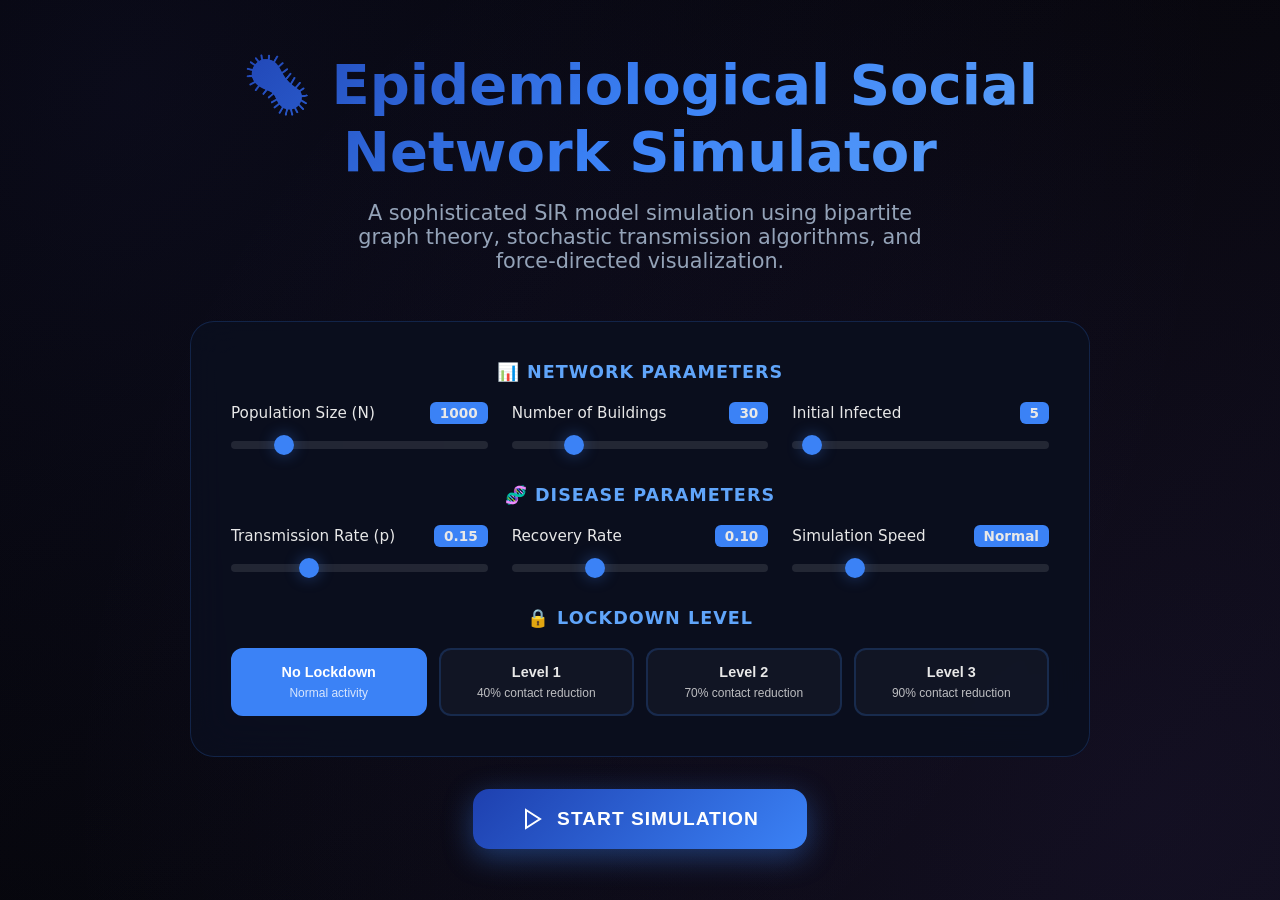
<file: index.html>
<!DOCTYPE html>
<html lang="en">
<head>
    <meta charset="UTF-8">
    <meta name="viewport" content="width=device-width, initial-scale=1.0">
    <title>Epidemiological Social Network Simulator</title>
    <link rel="stylesheet" href="css/styles.css">
</head>
<body>
    <div class="landing-container">
        <div class="landing-content">
            <h1 class="landing-title">🦠 Epidemiological Social Network Simulator</h1>
            <p class="landing-subtitle">
                A sophisticated SIR model simulation using bipartite graph theory, 
                stochastic transmission algorithms, and force-directed visualization.
            </p>

            <div class="config-card">
                <!-- Network Parameters -->
                <div class="config-section">
                    <h2 class="config-section-title">📊 Network Parameters</h2>
                    <div class="config-grid">
                        <div class="config-item">
                            <div class="config-label">
                                <span>Population Size (N)</span>
                                <span class="config-value" id="pop-value">1000</span>
                            </div>
                            <input type="range" id="population" min="100" max="5000" value="1000" step="100">
                        </div>
                        <div class="config-item">
                            <div class="config-label">
                                <span>Number of Buildings</span>
                                <span class="config-value" id="buildings-value">30</span>
                            </div>
                            <input type="range" id="buildings" min="10" max="100" value="30" step="5">
                        </div>
                        <div class="config-item">
                            <div class="config-label">
                                <span>Initial Infected</span>
                                <span class="config-value" id="initial-value">5</span>
                            </div>
                            <input type="range" id="initial-infected" min="1" max="100" value="5" step="1">
                        </div>
                    </div>
                </div>

                <!-- Disease Parameters -->
                <div class="config-section">
                    <h2 class="config-section-title">🧬 Disease Parameters</h2>
                    <div class="config-grid">
                        <div class="config-item">
                            <div class="config-label">
                                <span>Transmission Rate (p)</span>
                                <span class="config-value" id="transmission-value">0.15</span>
                            </div>
                            <input type="range" id="transmission" min="0.01" max="0.5" value="0.15" step="0.01">
                        </div>
                        <div class="config-item">
                            <div class="config-label">
                                <span>Recovery Rate</span>
                                <span class="config-value" id="recovery-value">0.10</span>
                            </div>
                            <input type="range" id="recovery" min="0.01" max="0.3" value="0.10" step="0.01">
                        </div>
                        <div class="config-item">
                            <div class="config-label">
                                <span>Simulation Speed</span>
                                <span class="config-value" id="speed-value">Normal</span>
                            </div>
                            <input type="range" id="speed" min="50" max="500" value="150" step="50">
                        </div>
                    </div>
                </div>

                <!-- Lockdown Level -->
                <div class="config-section">
                    <h2 class="config-section-title">🔒 Lockdown Level</h2>
                    <div class="lockdown-selector">
                        <button class="lockdown-btn active" data-level="0">
                            <span class="level-name">No Lockdown</span>
                            <span class="level-desc">Normal activity</span>
                        </button>
                        <button class="lockdown-btn" data-level="1">
                            <span class="level-name">Level 1</span>
                            <span class="level-desc">40% contact reduction</span>
                        </button>
                        <button class="lockdown-btn" data-level="2">
                            <span class="level-name">Level 2</span>
                            <span class="level-desc">70% contact reduction</span>
                        </button>
                        <button class="lockdown-btn" data-level="3">
                            <span class="level-name">Level 3</span>
                            <span class="level-desc">90% contact reduction</span>
                        </button>
                    </div>
                </div>
            </div>

            <button class="start-btn" id="start-simulation">
                <svg viewBox="0 0 24 24" fill="none" stroke="currentColor" stroke-width="2">
                    <polygon points="5 3 19 12 5 21 5 3"></polygon>
                </svg>
                Start Simulation
            </button>
        </div>
    </div>

    <script>
        // Slider value updates
        const sliders = [
            { id: 'population', display: 'pop-value' },
            { id: 'buildings', display: 'buildings-value' },
            { id: 'initial-infected', display: 'initial-value' },
            { id: 'transmission', display: 'transmission-value' },
            { id: 'recovery', display: 'recovery-value' },
            { id: 'speed', display: 'speed-value', format: v => {
                if (v <= 100) return 'Fast';
                if (v <= 200) return 'Normal';
                if (v <= 350) return 'Slow';
                return 'Very Slow';
            }}
        ];

        sliders.forEach(({ id, display, format }) => {
            const slider = document.getElementById(id);
            const displayEl = document.getElementById(display);
            slider.addEventListener('input', () => {
                displayEl.textContent = format ? format(parseFloat(slider.value)) : slider.value;
            });
        });

        // Lockdown button selection
        let selectedLockdown = 0;
        document.querySelectorAll('.lockdown-btn').forEach(btn => {
            btn.addEventListener('click', () => {
                document.querySelectorAll('.lockdown-btn').forEach(b => b.classList.remove('active'));
                btn.classList.add('active');
                selectedLockdown = parseInt(btn.dataset.level);
            });
        });

        // Start simulation - navigate to simulation page with parameters
        document.getElementById('start-simulation').addEventListener('click', () => {
            const params = new URLSearchParams({
                population: document.getElementById('population').value,
                buildings: document.getElementById('buildings').value,
                initialInfected: document.getElementById('initial-infected').value,
                transmissionRate: document.getElementById('transmission').value,
                recoveryRate: document.getElementById('recovery').value,
                speed: document.getElementById('speed').value,
                lockdownLevel: selectedLockdown
            });
            
            window.location.href = `simulation.html?${params.toString()}`;
        });
    </script>
</body>
</html>
</file>
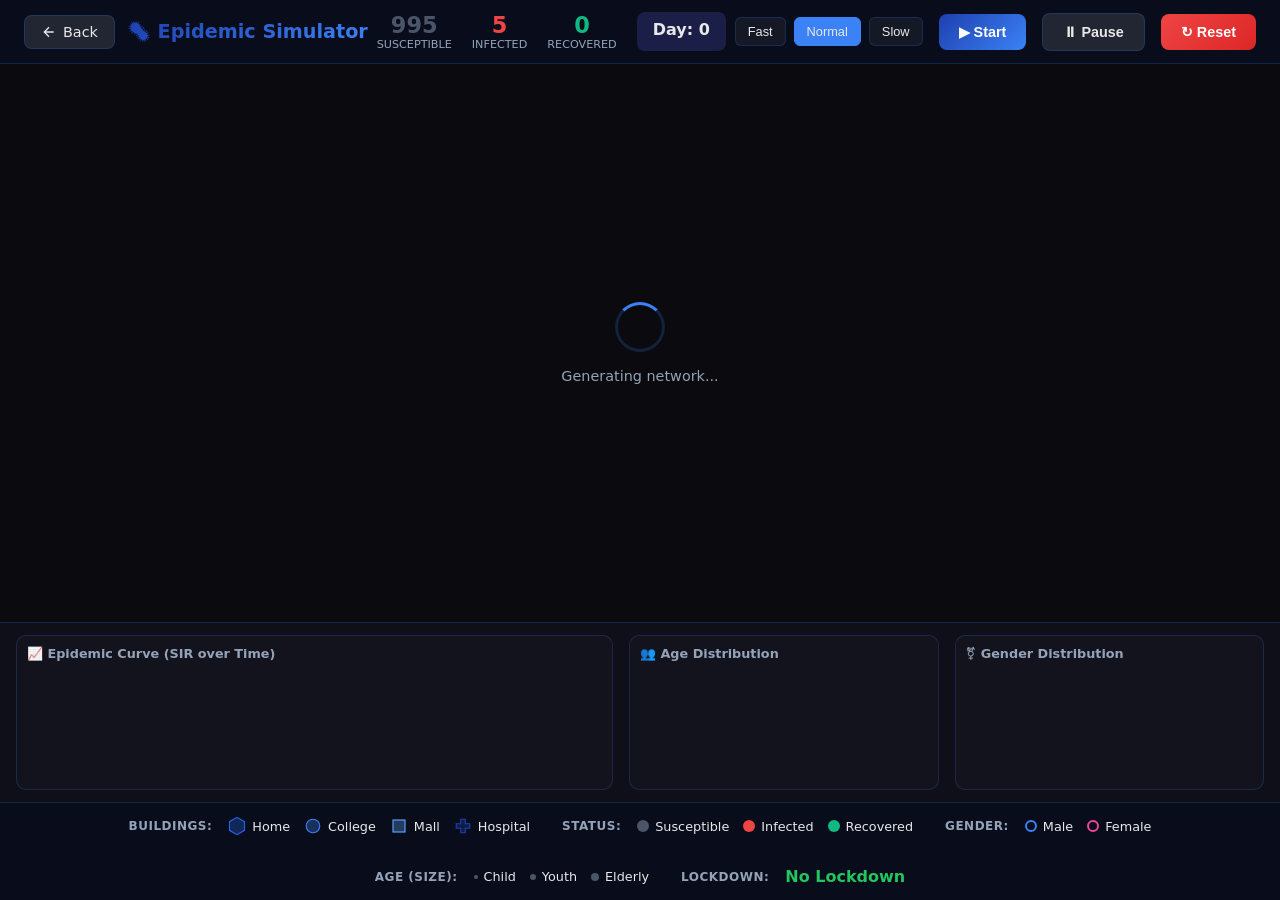
<file: simulation.html>
<!DOCTYPE html>
<html lang="en">
<head>
    <meta charset="UTF-8">
    <meta name="viewport" content="width=device-width, initial-scale=1.0">
    <title>Simulation - Epidemic Simulator</title>
    <link rel="stylesheet" href="css/styles.css">
    <script src="https://d3js.org/d3.v7.min.js"></script>
</head>
<body>
    <div class="simulation-container">
        <!-- Top Navigation Bar -->
        <nav class="top-navbar">
            <div class="nav-brand">
                <a href="index.html" class="back-btn">
                    <svg width="16" height="16" viewBox="0 0 24 24" fill="none" stroke="currentColor" stroke-width="2">
                        <path d="M19 12H5M12 19l-7-7 7-7"/>
                    </svg>
                    Back
                </a>
                <h1>🦠 Epidemic Simulator</h1>
            </div>

            <div class="nav-stats">
                <div class="nav-stat">
                    <div class="nav-stat-value susceptible" id="stat-s">0</div>
                    <div class="nav-stat-label">Susceptible</div>
                </div>
                <div class="nav-stat">
                    <div class="nav-stat-value infected" id="stat-i">0</div>
                    <div class="nav-stat-label">Infected</div>
                </div>
                <div class="nav-stat">
                    <div class="nav-stat-value recovered" id="stat-r">0</div>
                    <div class="nav-stat-label">Recovered</div>
                </div>
                <div class="tick-display">Day: <strong id="tick-display">0</strong></div>
            </div>

            <div class="nav-controls">
                <div class="speed-control">
                    <button class="speed-btn" data-speed="50">Fast</button>
                    <button class="speed-btn active" data-speed="150">Normal</button>
                    <button class="speed-btn" data-speed="300">Slow</button>
                </div>
                <button class="nav-btn nav-btn-primary" id="start-btn">▶ Start</button>
                <button class="nav-btn nav-btn-secondary" id="pause-btn">⏸ Pause</button>
                <button class="nav-btn nav-btn-danger" id="reset-btn">↻ Reset</button>
            </div>
        </nav>

        <!-- Main Visualization Area -->
        <div class="main-area">
            <div class="visualization-wrapper" id="viz-container">
                <div class="loading-overlay" id="loading">
                    <div class="loading-spinner"></div>
                    <div class="loading-text">Generating network...</div>
                </div>
                <div class="tooltip" id="tooltip"></div>
            </div>

            <!-- Charts Panel -->
            <div class="charts-panel">
                <div class="chart-container" style="flex: 2;">
                    <div class="chart-title">📈 Epidemic Curve (SIR over Time)</div>
                    <div class="chart-content">
                        <canvas id="epicurve-canvas"></canvas>
                    </div>
                </div>
                <div class="chart-container">
                    <div class="chart-title">👥 Age Distribution</div>
                    <div class="chart-content" id="age-chart"></div>
                </div>
                <div class="chart-container">
                    <div class="chart-title">⚧ Gender Distribution</div>
                    <div class="chart-content" id="gender-chart"></div>
                </div>
            </div>
        </div>

        <!-- Bottom Legend Navbar -->
        <nav class="legend-navbar">
            <!-- Building Shapes -->
            <div class="legend-section">
                <span class="legend-section-title">Buildings:</span>
                <div class="legend-items">
                    <div class="legend-item">
                        <div class="legend-shape">
                            <svg viewBox="-12 -12 24 24">
                                <polygon points="10,-5.8 0,-11.5 -10,-5.8 -10,5.8 0,11.5 10,5.8" 
                                    fill="rgba(37,99,235,0.3)" stroke="#2563eb" stroke-width="1.5"/>
                            </svg>
                        </div>
                        <span>Home</span>
                    </div>
                    <div class="legend-item">
                        <div class="legend-shape">
                            <svg viewBox="-12 -12 24 24">
                                <circle r="9" fill="rgba(59,130,246,0.3)" stroke="#3b82f6" stroke-width="1.5"/>
                            </svg>
                        </div>
                        <span>College</span>
                    </div>
                    <div class="legend-item">
                        <div class="legend-shape">
                            <svg viewBox="-12 -12 24 24">
                                <rect x="-8" y="-8" width="16" height="16" 
                                    fill="rgba(96,165,250,0.3)" stroke="#60a5fa" stroke-width="1.5"/>
                            </svg>
                        </div>
                        <span>Mall</span>
                    </div>
                    <div class="legend-item">
                        <div class="legend-shape">
                            <svg viewBox="-12 -12 24 24">
                                <path d="M-3,-9 L3,-9 L3,-3 L9,-3 L9,3 L3,3 L3,9 L-3,9 L-3,3 L-9,3 L-9,-3 L-3,-3 Z" 
                                    fill="rgba(30,64,175,0.3)" stroke="#1e40af" stroke-width="1.5"/>
                            </svg>
                        </div>
                        <span>Hospital</span>
                    </div>
                </div>
            </div>

            <!-- Disease States -->
            <div class="legend-section">
                <span class="legend-section-title">Status:</span>
                <div class="legend-items">
                    <div class="legend-item">
                        <div class="legend-dot" style="background: #4a5568;"></div>
                        <span>Susceptible</span>
                    </div>
                    <div class="legend-item">
                        <div class="legend-dot" style="background: #ef4444;"></div>
                        <span>Infected</span>
                    </div>
                    <div class="legend-item">
                        <div class="legend-dot" style="background: #10b981;"></div>
                        <span>Recovered</span>
                    </div>
                </div>
            </div>

            <!-- Gender -->
            <div class="legend-section">
                <span class="legend-section-title">Gender:</span>
                <div class="legend-items">
                    <div class="legend-item">
                        <div class="legend-ring" style="border-color: #3b82f6;"></div>
                        <span>Male</span>
                    </div>
                    <div class="legend-item">
                        <div class="legend-ring" style="border-color: #ec4899;"></div>
                        <span>Female</span>
                    </div>
                </div>
            </div>

            <!-- Age Groups -->
            <div class="legend-section">
                <span class="legend-section-title">Age (Size):</span>
                <div class="legend-items">
                    <div class="legend-item">
                        <div class="legend-dot" style="width: 4px; height: 4px; background: #4a5568;"></div>
                        <span>Child</span>
                    </div>
                    <div class="legend-item">
                        <div class="legend-dot" style="width: 6px; height: 6px; background: #4a5568;"></div>
                        <span>Youth</span>
                    </div>
                    <div class="legend-item">
                        <div class="legend-dot" style="width: 8px; height: 8px; background: #4a5568;"></div>
                        <span>Elderly</span>
                    </div>
                </div>
            </div>

            <!-- Lockdown Status -->
            <div class="legend-section">
                <span class="legend-section-title">Lockdown:</span>
                <div class="legend-items">
                    <span id="lockdown-display" style="color: #22c55e; font-weight: 600;">None</span>
                </div>
            </div>
        </nav>
    </div>

    <!-- Load JS Modules -->
    <script src="js/constants.js"></script>
    <script src="js/dataStructures.js"></script>
    <script src="js/networkGenerator.js"></script>
    <script src="js/simulationEngine.js"></script>
    <script src="js/visualization.js"></script>
    <script src="js/charts.js"></script>

    <script>
        // ============================================================
        // MAIN SIMULATION CONTROLLER
        // ============================================================

        // Parse URL parameters
        const urlParams = new URLSearchParams(window.location.search);
        const config = {
            population: parseInt(urlParams.get('population')) || 1000,
            numBuildings: parseInt(urlParams.get('buildings')) || 30,
            initialInfected: parseInt(urlParams.get('initialInfected')) || 5,
            transmissionRate: parseFloat(urlParams.get('transmissionRate')) || 0.15,
            recoveryRate: parseFloat(urlParams.get('recoveryRate')) || 0.10,
            simulationSpeed: parseInt(urlParams.get('speed')) || 150,
            lockdownLevel: getLockdownLevel(parseInt(urlParams.get('lockdownLevel')) || 0)
        };

        function getLockdownLevel(level) {
            switch(level) {
                case 1: return LockdownLevel.LEVEL_1;
                case 2: return LockdownLevel.LEVEL_2;
                case 3: return LockdownLevel.LEVEL_3;
                default: return LockdownLevel.NONE;
            }
        }

        // Initialize data structures
        const graph = new AdjacencyList();
        const infectionQueue = new InfectionQueue();
        const pathTracker = new InfectionPathTracker();
        const people = new Map();
        const buildings = new Map();

        // Simulation state
        let currentTick = 0;
        let epicurveData = [];
        let simulationRunning = false;
        let simulationInterval = null;
        let vizState = null;

        // Update lockdown display
        document.getElementById('lockdown-display').textContent = config.lockdownLevel.name;
        document.getElementById('lockdown-display').style.color = 
            config.lockdownLevel.id === 0 ? '#22c55e' : 
            config.lockdownLevel.id === 1 ? '#fbbf24' : 
            config.lockdownLevel.id === 2 ? '#f97316' : '#ef4444';

        // Set active speed button
        document.querySelectorAll('.speed-btn').forEach(btn => {
            const speed = parseInt(btn.dataset.speed);
            if (Math.abs(speed - config.simulationSpeed) < 50) {
                btn.classList.add('active');
            } else {
                btn.classList.remove('active');
            }
        });

        // -------------------- INITIALIZATION --------------------

        async function initialize() {
            document.getElementById('loading').classList.remove('hidden');
            
            await new Promise(resolve => setTimeout(resolve, 50));

            // Generate network
            generateNetwork(config, graph, people, buildings, infectionQueue, pathTracker);
            
            // Record initial state
            recordEpicurve();
            updateStats();

            // Initialize visualization
            const container = document.getElementById('viz-container');
            vizState = initVisualization(container, people, buildings, graph, pathTracker);

            // Render initial charts
            renderAllCharts();

            document.getElementById('loading').classList.add('hidden');
        }

        // -------------------- SIMULATION LOOP --------------------

        function tick() {
            currentTick++;

            const result = simulationTick({
                people,
                buildings,
                infectionQueue,
                pathTracker,
                transmissionRate: config.transmissionRate,
                recoveryRate: config.recoveryRate,
                lockdownLevel: config.lockdownLevel,
                currentTick
            });

            updateStats();
            recordEpicurve();
            updateVisualization(vizState, people, pathTracker, currentTick);
            renderAllCharts();

            // Stop if no more infected
            if (infectionQueue.isEmpty()) {
                stopSimulation();
            }
        }

        function recordEpicurve() {
            const stats = calculateStats(people);
            epicurveData.push({ 
                tick: currentTick, 
                s: stats.s, 
                i: stats.i, 
                r: stats.r 
            });
        }

        function updateStats() {
            const stats = calculateStats(people);
            document.getElementById('stat-s').textContent = stats.s;
            document.getElementById('stat-i').textContent = stats.i;
            document.getElementById('stat-r').textContent = stats.r;
            document.getElementById('tick-display').textContent = currentTick;
        }

        function renderAllCharts() {
            const stats = calculateStats(people);
            renderEpicurve(
                document.getElementById('epicurve-canvas'), 
                epicurveData, 
                people.size
            );
            renderAgeChart(document.getElementById('age-chart'), stats);
            renderGenderChart(document.getElementById('gender-chart'), stats);
        }

        // -------------------- CONTROLS --------------------

        function startSimulation() {
            if (simulationRunning) return;
            simulationRunning = true;
            simulationInterval = setInterval(tick, config.simulationSpeed);
            document.getElementById('start-btn').textContent = '▶ Running';
            document.getElementById('start-btn').disabled = true;
        }

        function stopSimulation() {
            simulationRunning = false;
            if (simulationInterval) {
                clearInterval(simulationInterval);
                simulationInterval = null;
            }
            document.getElementById('start-btn').textContent = '▶ Start';
            document.getElementById('start-btn').disabled = false;
        }

        function pauseSimulation() {
            if (simulationRunning) {
                stopSimulation();
            }
        }

        function resetSimulation() {
            stopSimulation();
            currentTick = 0;
            epicurveData = [];
            initialize();
        }

        // Event listeners
        document.getElementById('start-btn').addEventListener('click', startSimulation);
        document.getElementById('pause-btn').addEventListener('click', pauseSimulation);
        document.getElementById('reset-btn').addEventListener('click', resetSimulation);

        // Speed controls
        document.querySelectorAll('.speed-btn').forEach(btn => {
            btn.addEventListener('click', () => {
                document.querySelectorAll('.speed-btn').forEach(b => b.classList.remove('active'));
                btn.classList.add('active');
                config.simulationSpeed = parseInt(btn.dataset.speed);
                if (simulationRunning) {
                    clearInterval(simulationInterval);
                    simulationInterval = setInterval(tick, config.simulationSpeed);
                }
            });
        });

        // Tooltip for person nodes
        document.getElementById('viz-container').addEventListener('mouseover', (e) => {
            if (e.target.classList.contains('person-node')) {
                const d = d3.select(e.target).datum();
                const person = people.get(d.id);
                if (!person) return;

                const tooltip = document.getElementById('tooltip');
                tooltip.innerHTML = `
                    <div class="tooltip-title">${d.id}</div>
                    <div class="tooltip-row"><span class="tooltip-label">Age:</span> ${person.ageGroup}</div>
                    <div class="tooltip-row"><span class="tooltip-label">Gender:</span> ${person.gender === 'M' ? 'Male' : 'Female'}</div>
                    <div class="tooltip-row"><span class="tooltip-label">Status:</span> ${person.state === 'S' ? 'Susceptible' : person.state === 'I' ? 'Infected' : 'Recovered'}</div>
                    <div class="tooltip-row"><span class="tooltip-label">Home:</span> ${person.homeId}</div>
                    <div class="tooltip-row"><span class="tooltip-label">Activity:</span> ${person.activityId}</div>
                `;
                tooltip.style.left = (e.pageX + 15) + 'px';
                tooltip.style.top = (e.pageY - 10) + 'px';
                tooltip.style.opacity = 1;
            }
        });

        document.getElementById('viz-container').addEventListener('mouseout', (e) => {
            if (e.target.classList.contains('person-node')) {
                document.getElementById('tooltip').style.opacity = 0;
            }
        });

        // Handle window resize
        window.addEventListener('resize', () => {
            if (vizState && vizState.simulation) {
                const container = document.getElementById('viz-container');
                const width = container.clientWidth;
                const height = container.clientHeight;
                
                vizState.svg.attr('width', width).attr('height', height);
                vizState.simulation.force('center', d3.forceCenter(width / 2, height / 2));
                vizState.simulation.alpha(0.3).restart();
            }
            renderAllCharts();
        });

        // Initialize on load
        window.addEventListener('load', initialize);
    </script>
</body>
</html>
</file>
<file: css/styles.css>
/* ============================================================
   EPIDEMIOLOGICAL SOCIAL NETWORK SIMULATOR - STYLES
   ============================================================ */

:root {
    --bg-primary: #000000;
    --bg-secondary: #0a0a12;
    --bg-tertiary: #0f0f1a;
    --bg-glass: rgba(10, 15, 30, 0.9);
    --border-glass: rgba(59, 130, 246, 0.2);
    --text-primary: #e8e8e8;
    --text-secondary: #94a3b8;
    --text-muted: #64748b;
    --accent: #3b82f6;
    --accent-light: #60a5fa;
    --accent-dark: #1e40af;
    --accent-glow: rgba(59, 130, 246, 0.4);
    --susceptible: #4a5568;
    --infected: #ef4444;
    --recovered: #10b981;
    --male-stroke: #3b82f6;
    --female-stroke: #f472b6;
    --child-color: #60a5fa;
    --youth-color: #3b82f6;
    --elderly-color: #1d4ed8;
    --home-color: #2563eb;
    --college-color: #3b82f6;
    --mall-color: #60a5fa;
    --hospital-color: #1e40af;
}

* {
    margin: 0;
    padding: 0;
    box-sizing: border-box;
}

body {
    font-family: 'Segoe UI', system-ui, -apple-system, sans-serif;
    background: var(--bg-primary);
    color: var(--text-primary);
    min-height: 100vh;
    overflow-x: hidden;
}

/* -------------------- LANDING PAGE -------------------- */

.landing-container {
    min-height: 100vh;
    display: flex;
    flex-direction: column;
    align-items: center;
    justify-content: center;
    padding: 40px 20px;
    background: linear-gradient(135deg, var(--bg-primary) 0%, var(--bg-secondary) 100%);
    position: relative;
    overflow: hidden;
}

.landing-container::before {
    content: '';
    position: absolute;
    top: -50%;
    left: -50%;
    width: 200%;
    height: 200%;
    background: radial-gradient(circle at 30% 30%, rgba(99, 102, 241, 0.1) 0%, transparent 50%),
                radial-gradient(circle at 70% 70%, rgba(139, 92, 246, 0.08) 0%, transparent 50%);
    animation: pulse 15s ease-in-out infinite;
}

@keyframes pulse {
    0%, 100% { transform: scale(1); opacity: 0.5; }
    50% { transform: scale(1.1); opacity: 0.8; }
}

.landing-content {
    position: relative;
    z-index: 1;
    text-align: center;
    max-width: 900px;
    width: 100%;
}

.landing-title {
    font-size: 3.5rem;
    font-weight: 700;
    background: linear-gradient(135deg, #1e40af, #3b82f6, #60a5fa);
    -webkit-background-clip: text;
    -webkit-text-fill-color: transparent;
    background-clip: text;
    margin-bottom: 16px;
    line-height: 1.2;
}

.landing-subtitle {
    font-size: 1.3rem;
    color: var(--text-secondary);
    margin-bottom: 48px;
    max-width: 600px;
    margin-left: auto;
    margin-right: auto;
}

.config-card {
    background: var(--bg-glass);
    backdrop-filter: blur(20px);
    border: 1px solid var(--border-glass);
    border-radius: 24px;
    padding: 40px;
    margin-bottom: 32px;
}

.config-section {
    margin-bottom: 32px;
}

.config-section:last-child {
    margin-bottom: 0;
}

.config-section-title {
    font-size: 1.1rem;
    font-weight: 600;
    color: #60a5fa;
    margin-bottom: 20px;
    text-transform: uppercase;
    letter-spacing: 1px;
}

.config-grid {
    display: grid;
    grid-template-columns: repeat(auto-fit, minmax(200px, 1fr));
    gap: 24px;
}

.config-item {
    text-align: left;
}

.config-label {
    display: flex;
    justify-content: space-between;
    align-items: center;
    margin-bottom: 10px;
    font-size: 0.95rem;
    color: var(--text-primary);
}

.config-value {
    background: var(--accent);
    padding: 3px 10px;
    border-radius: 6px;
    font-size: 0.85rem;
    font-weight: 600;
}

input[type="range"] {
    width: 100%;
    height: 8px;
    border-radius: 4px;
    background: rgba(255, 255, 255, 0.1);
    outline: none;
    -webkit-appearance: none;
    appearance: none;
    cursor: pointer;
}

input[type="range"]::-webkit-slider-thumb {
    -webkit-appearance: none;
    width: 20px;
    height: 20px;
    border-radius: 50%;
    background: var(--accent);
    cursor: pointer;
    box-shadow: 0 0 15px var(--accent-glow);
    transition: transform 0.2s;
}

input[type="range"]::-webkit-slider-thumb:hover {
    transform: scale(1.1);
}

/* Lockdown Level Selector */
.lockdown-selector {
    display: flex;
    gap: 12px;
    flex-wrap: wrap;
}

.lockdown-btn {
    flex: 1;
    min-width: 120px;
    padding: 14px 20px;
    border: 2px solid var(--border-glass);
    border-radius: 12px;
    background: rgba(255, 255, 255, 0.03);
    color: var(--text-primary);
    font-size: 0.9rem;
    font-weight: 500;
    cursor: pointer;
    transition: all 0.3s ease;
}

.lockdown-btn:hover {
    border-color: var(--accent);
    background: rgba(99, 102, 241, 0.1);
}

.lockdown-btn.active {
    border-color: var(--accent);
    background: var(--accent);
    color: white;
}

.lockdown-btn .level-name {
    display: block;
    font-weight: 700;
    margin-bottom: 4px;
}

.lockdown-btn .level-desc {
    font-size: 0.75rem;
    opacity: 0.8;
}

/* Start Button */
.start-btn {
    display: inline-flex;
    align-items: center;
    gap: 12px;
    padding: 18px 48px;
    font-size: 1.2rem;
    font-weight: 700;
    color: white;
    background: linear-gradient(135deg, #1e40af, #3b82f6);
    border: none;
    border-radius: 16px;
    cursor: pointer;
    transition: all 0.3s ease;
    box-shadow: 0 8px 30px var(--accent-glow);
    text-transform: uppercase;
    letter-spacing: 1px;
}

.start-btn:hover {
    transform: translateY(-3px);
    box-shadow: 0 12px 40px var(--accent-glow);
}

.start-btn svg {
    width: 24px;
    height: 24px;
}

/* -------------------- SIMULATION PAGE -------------------- */

.simulation-container {
    display: flex;
    flex-direction: column;
    height: 100vh;
    width: 100vw;
    overflow: hidden;
}

/* Top Navbar */
.top-navbar {
    display: flex;
    align-items: center;
    justify-content: space-between;
    padding: 12px 24px;
    background: var(--bg-glass);
    backdrop-filter: blur(20px);
    border-bottom: 1px solid var(--border-glass);
    z-index: 100;
}

.nav-brand {
    display: flex;
    align-items: center;
    gap: 12px;
}

.nav-brand h1 {
    font-size: 1.2rem;
    font-weight: 600;
    background: linear-gradient(135deg, #1e40af, #3b82f6);
    -webkit-background-clip: text;
    -webkit-text-fill-color: transparent;
    background-clip: text;
}

.nav-controls {
    display: flex;
    align-items: center;
    gap: 16px;
}

.nav-btn {
    padding: 10px 20px;
    border: none;
    border-radius: 8px;
    font-size: 0.9rem;
    font-weight: 600;
    cursor: pointer;
    transition: all 0.2s ease;
}

.nav-btn-primary {
    background: linear-gradient(135deg, #1e40af, #3b82f6);
    color: white;
}

.nav-btn-secondary {
    background: rgba(255, 255, 255, 0.1);
    color: var(--text-primary);
    border: 1px solid var(--border-glass);
}

.nav-btn-danger {
    background: linear-gradient(135deg, #ef4444, #dc2626);
    color: white;
}

.nav-btn:hover {
    transform: translateY(-1px);
}

.nav-stats {
    display: flex;
    gap: 20px;
}

.nav-stat {
    text-align: center;
}

.nav-stat-value {
    font-size: 1.4rem;
    font-weight: 700;
}

.nav-stat-value.susceptible { color: var(--susceptible); }
.nav-stat-value.infected { color: var(--infected); }
.nav-stat-value.recovered { color: var(--recovered); }

.nav-stat-label {
    font-size: 0.7rem;
    color: var(--text-secondary);
    text-transform: uppercase;
}

.tick-display {
    background: rgba(99, 102, 241, 0.2);
    padding: 8px 16px;
    border-radius: 8px;
    font-weight: 600;
}

/* Main Content Area */
.main-area {
    flex: 1;
    display: flex;
    flex-direction: column;
    overflow: hidden;
}

.visualization-wrapper {
    flex: 1;
    position: relative;
    background: var(--bg-secondary);
    overflow: hidden;
}

#network-svg {
    width: 100%;
    height: 100%;
}

/* Tooltip */
.tooltip {
    position: absolute;
    background: var(--bg-glass);
    backdrop-filter: blur(10px);
    border: 1px solid var(--border-glass);
    border-radius: 10px;
    padding: 12px 16px;
    font-size: 0.85rem;
    pointer-events: none;
    opacity: 0;
    transition: opacity 0.2s;
    z-index: 1000;
    max-width: 200px;
}

.tooltip-title {
    font-weight: 700;
    margin-bottom: 6px;
    color: var(--accent-light);
}

.tooltip-row {
    display: flex;
    justify-content: space-between;
    gap: 12px;
    margin-bottom: 3px;
}

.tooltip-label {
    color: var(--text-secondary);
}

/* Bottom Legend Navbar */
.legend-navbar {
    display: flex;
    align-items: center;
    justify-content: center;
    gap: 32px;
    padding: 14px 24px;
    background: var(--bg-glass);
    backdrop-filter: blur(20px);
    border-top: 1px solid var(--border-glass);
    flex-wrap: wrap;
}

.legend-section {
    display: flex;
    align-items: center;
    gap: 16px;
}

.legend-section-title {
    font-size: 0.75rem;
    font-weight: 600;
    color: var(--text-secondary);
    text-transform: uppercase;
    letter-spacing: 0.5px;
}

.legend-items {
    display: flex;
    gap: 14px;
}

.legend-item {
    display: flex;
    align-items: center;
    gap: 6px;
    font-size: 0.8rem;
    color: var(--text-primary);
}

.legend-shape {
    width: 18px;
    height: 18px;
    display: flex;
    align-items: center;
    justify-content: center;
}

.legend-shape svg {
    width: 100%;
    height: 100%;
}

.legend-dot {
    width: 12px;
    height: 12px;
    border-radius: 50%;
}

.legend-ring {
    width: 12px;
    height: 12px;
    border-radius: 50%;
    border: 2px solid;
    background: transparent;
}

/* Charts Panel */
.charts-panel {
    height: 180px;
    background: var(--bg-tertiary);
    border-top: 1px solid var(--border-glass);
    display: flex;
    gap: 16px;
    padding: 12px 16px;
}

.chart-container {
    flex: 1;
    background: rgba(255, 255, 255, 0.02);
    border: 1px solid var(--border-glass);
    border-radius: 10px;
    padding: 10px;
    display: flex;
    flex-direction: column;
}

.chart-title {
    font-size: 0.8rem;
    font-weight: 600;
    margin-bottom: 6px;
    color: var(--text-secondary);
}

.chart-content {
    flex: 1;
    position: relative;
    min-height: 0;
}

#epicurve-canvas {
    width: 100%;
    height: 100%;
}

/* Loading Overlay */
.loading-overlay {
    position: absolute;
    top: 0;
    left: 0;
    right: 0;
    bottom: 0;
    background: rgba(10, 10, 15, 0.95);
    display: flex;
    flex-direction: column;
    align-items: center;
    justify-content: center;
    gap: 16px;
    z-index: 1000;
}

.loading-spinner {
    width: 50px;
    height: 50px;
    border: 3px solid var(--border-glass);
    border-top-color: var(--accent);
    border-radius: 50%;
    animation: spin 1s linear infinite;
}

.loading-text {
    color: var(--text-secondary);
    font-size: 0.9rem;
}

@keyframes spin {
    to { transform: rotate(360deg); }
}

.hidden { display: none !important; }

/* Speed Control */
.speed-control {
    display: flex;
    align-items: center;
    gap: 8px;
}

.speed-btn {
    padding: 6px 12px;
    font-size: 0.8rem;
    border-radius: 6px;
    border: 1px solid var(--border-glass);
    background: rgba(255, 255, 255, 0.05);
    color: var(--text-primary);
    cursor: pointer;
    transition: all 0.2s;
}

.speed-btn.active {
    background: var(--accent);
    border-color: var(--accent);
}

/* Infection Path Lines */
.infection-path {
    stroke: var(--infected);
    stroke-width: 2;
    stroke-dasharray: 5, 3;
    opacity: 0.6;
    animation: dash 1s linear infinite;
}

@keyframes dash {
    to { stroke-dashoffset: -8; }
}

/* Back Button */
.back-btn {
    display: flex;
    align-items: center;
    gap: 6px;
    padding: 8px 16px;
    background: rgba(255, 255, 255, 0.1);
    border: 1px solid var(--border-glass);
    border-radius: 8px;
    color: var(--text-primary);
    text-decoration: none;
    font-size: 0.9rem;
    transition: all 0.2s;
}

.back-btn:hover {
    background: rgba(255, 255, 255, 0.15);
}

/* Responsive */
@media (max-width: 768px) {
    .landing-title {
        font-size: 2rem;
    }
    
    .config-grid {
        grid-template-columns: 1fr;
    }
    
    .legend-navbar {
        gap: 16px;
        padding: 10px 16px;
    }
    
    .legend-section {
        flex-wrap: wrap;
    }
}
</file>
